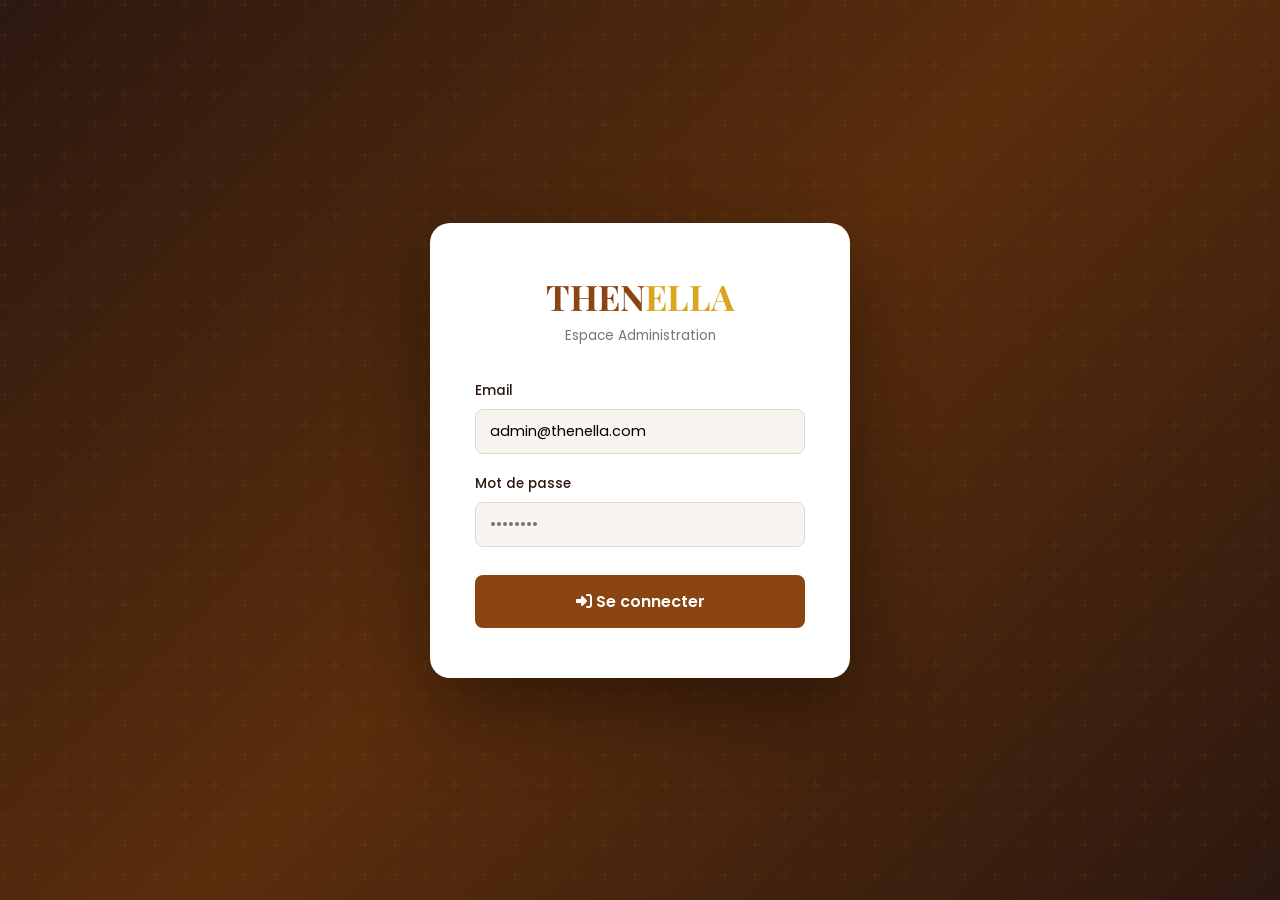
<file: dashboard.html>
<!DOCTYPE html>
<html lang="fr">
<head>
<meta charset="UTF-8">
<meta name="viewport" content="width=device-width, initial-scale=1.0">
<title>Thenella — Dashboard Admin</title>
<link rel="preconnect" href="https://fonts.googleapis.com">
<link href="https://fonts.googleapis.com/css2?family=Playfair+Display:wght@400;600;700&family=Poppins:wght@300;400;500;600&display=swap" rel="stylesheet">
<link rel="stylesheet" href="https://cdnjs.cloudflare.com/ajax/libs/font-awesome/6.4.0/css/all.min.css">
<style>
:root {
  --primary: #8B4513;
  --secondary: #DAA520;
  --accent: #4A6B22;
  --dark: #2C1810;
  --light: #F8F5F0;
  --white: #FFFFFF;
  --text: #333333;
  --text-light: #777777;
  --danger: #dc3545;
  --success: #28a745;
  --shadow: 0 4px 20px rgba(0,0,0,0.08);
  --radius: 12px;
  --sidebar-w: 260px;
}

* { margin: 0; padding: 0; box-sizing: border-box; }
body { font-family: 'Poppins', sans-serif; background: var(--light); color: var(--text); }

/* ===== LOGIN ===== */
#login-screen {
  min-height: 100vh;
  background: linear-gradient(135deg, var(--dark) 0%, #5a2d0c 50%, var(--dark) 100%);
  display: flex; align-items: center; justify-content: center;
  position: relative; overflow: hidden;
}
#login-screen::before {
  content: '';
  position: absolute; inset: 0;
  background: url("data:image/svg+xml,%3Csvg width='60' height='60' viewBox='0 0 60 60' xmlns='http://www.w3.org/2000/svg'%3E%3Cg fill='none' fill-rule='evenodd'%3E%3Cg fill='%23DAA520' fill-opacity='0.05'%3E%3Cpath d='M36 34v-4h-2v4h-4v2h4v4h2v-4h4v-2h-4zm0-30V0h-2v4h-4v2h4v4h2V6h4V4h-4zM6 34v-4H4v4H0v2h4v4h2v-4h4v-2H6zM6 4V0H4v4H0v2h4v4h2V6h4V4H6z'/%3E%3C/g%3E%3C/g%3E%3C/svg%3E");
}
.login-box {
  background: var(--white); border-radius: 20px; padding: 50px 45px; width: 420px;
  box-shadow: 0 30px 80px rgba(0,0,0,0.4); position: relative; z-index: 1; animation: slideUp 0.5s ease;
}
@keyframes slideUp { from { opacity:0; transform:translateY(30px); } to { opacity:1; transform:translateY(0); } }
.login-logo { text-align: center; margin-bottom: 35px; }
.login-logo h1 { font-family: 'Playfair Display', serif; font-size: 2.2rem; color: var(--primary); }
.login-logo h1 span { color: var(--secondary); }
.login-logo p { color: var(--text-light); font-size: 0.85rem; margin-top: 6px; }
.login-box .form-group { margin-bottom: 20px; }
.login-box label { display: block; font-size: 0.85rem; font-weight: 500; color: var(--dark); margin-bottom: 8px; }
.login-box input {
  width: 100%; padding: 13px 16px; border: 1.5px solid #e0d8d0; border-radius: 8px;
  font-family: 'Poppins', sans-serif; font-size: 0.95rem; transition: border-color 0.2s; background: var(--light);
}
.login-box input:focus { outline: none; border-color: var(--primary); background: var(--white); }
.login-btn {
  width: 100%; padding: 14px; background: var(--primary); color: var(--white);
  border: none; border-radius: 8px; font-family: 'Poppins', sans-serif;
  font-size: 1rem; font-weight: 600; cursor: pointer; transition: all 0.2s; margin-top: 8px;
}
.login-btn:hover { background: var(--secondary); color: var(--dark); transform: translateY(-2px); }
#login-error { color: var(--danger); font-size: 0.85rem; text-align: center; margin-top: 12px; display: none; }

/* ===== DASHBOARD ===== */
#dashboard { display: none; min-height: 100vh; }

.sidebar {
  position: fixed; left: 0; top: 0; bottom: 0; width: var(--sidebar-w);
  background: var(--dark); padding: 30px 0; display: flex; flex-direction: column; z-index: 100;
}
.sidebar-logo { padding: 0 25px 30px; border-bottom: 1px solid rgba(255,255,255,0.08); }
.sidebar-logo h2 { font-family: 'Playfair Display', serif; color: var(--white); font-size: 1.5rem; }
.sidebar-logo h2 span { color: var(--secondary); }
.sidebar-logo p { color: rgba(255,255,255,0.4); font-size: 0.75rem; margin-top: 4px; }
.sidebar-nav { padding: 20px 0; flex: 1; }
.nav-item {
  display: flex; align-items: center; gap: 12px; padding: 13px 25px; cursor: pointer;
  color: rgba(255,255,255,0.55); font-size: 0.9rem; font-weight: 500;
  transition: all 0.2s; border-left: 3px solid transparent;
}
.nav-item:hover { color: var(--white); background: rgba(255,255,255,0.05); }
.nav-item.active { color: var(--secondary); border-left-color: var(--secondary); background: rgba(218,165,32,0.08); }
.nav-item i { width: 20px; text-align: center; font-size: 1rem; }
.sidebar-footer { padding: 20px 25px; border-top: 1px solid rgba(255,255,255,0.08); }
.logout-btn {
  display: flex; align-items: center; gap: 10px; color: rgba(255,255,255,0.4); font-size: 0.85rem;
  cursor: pointer; transition: color 0.2s; background: none; border: none; font-family: 'Poppins', sans-serif; padding: 0;
}
.logout-btn:hover { color: var(--danger); }

.main { margin-left: var(--sidebar-w); padding: 35px 40px; min-height: 100vh; }
.page-header { margin-bottom: 30px; display: flex; align-items: center; justify-content: space-between; }
.page-header h1 { font-family: 'Playfair Display', serif; font-size: 1.8rem; color: var(--dark); }
.page-header p { color: var(--text-light); font-size: 0.9rem; margin-top: 4px; }

.stats-grid { display: grid; grid-template-columns: repeat(3, 1fr); gap: 20px; margin-bottom: 35px; }
.stat-card {
  background: var(--white); border-radius: var(--radius); padding: 24px 28px; box-shadow: var(--shadow);
  display: flex; align-items: center; gap: 18px; transition: transform 0.2s;
}
.stat-card:hover { transform: translateY(-3px); }
.stat-icon { width: 52px; height: 52px; border-radius: 12px; display: flex; align-items: center; justify-content: center; font-size: 1.3rem; }
.stat-icon.gold { background: rgba(218,165,32,0.15); color: var(--secondary); }
.stat-icon.brown { background: rgba(139,69,19,0.12); color: var(--primary); }
.stat-icon.green { background: rgba(74,107,34,0.12); color: var(--accent); }
.stat-info h3 { font-size: 1.8rem; font-weight: 600; color: var(--dark); line-height: 1; }
.stat-info p { color: var(--text-light); font-size: 0.82rem; margin-top: 4px; }

.section { display: none; }
.section.active { display: block; }

.card { background: var(--white); border-radius: var(--radius); box-shadow: var(--shadow); overflow: hidden; }
.card-header { padding: 20px 28px; border-bottom: 1px solid #f0ebe4; display: flex; align-items: center; justify-content: space-between; }
.card-header h2 { font-size: 1.1rem; color: var(--dark); font-weight: 600; }

.btn {
  display: inline-flex; align-items: center; gap: 8px; padding: 10px 20px; border-radius: 8px;
  font-family: 'Poppins', sans-serif; font-size: 0.88rem; font-weight: 500;
  cursor: pointer; border: none; transition: all 0.2s; text-decoration: none;
}
.btn-primary { background: var(--primary); color: var(--white); }
.btn-primary:hover { background: #7a3b10; transform: translateY(-1px); }
.btn-danger { background: rgba(220,53,69,0.1); color: var(--danger); }
.btn-danger:hover { background: var(--danger); color: var(--white); }
.btn-success { background: rgba(40,167,69,0.1); color: var(--success); }
.btn-success:hover { background: var(--success); color: var(--white); }
.btn-sm { padding: 6px 14px; font-size: 0.82rem; }

.table-wrap { overflow-x: auto; }
table { width: 100%; border-collapse: collapse; }
thead tr { background: var(--light); }
th { padding: 13px 20px; text-align: left; font-size: 0.8rem; font-weight: 600; color: var(--text-light); text-transform: uppercase; letter-spacing: 0.5px; }
td { padding: 16px 20px; border-top: 1px solid #f5f0ea; font-size: 0.88rem; vertical-align: middle; }
tr:hover td { background: #fdfaf6; }
.badge { display: inline-block; padding: 4px 10px; border-radius: 20px; font-size: 0.75rem; font-weight: 600; }
.badge-published { background: rgba(40,167,69,0.12); color: var(--success); }
.badge-draft { background: rgba(119,119,119,0.12); color: var(--text-light); }
.badge-approved { background: rgba(40,167,69,0.12); color: var(--success); }
.badge-pending { background: rgba(218,165,32,0.15); color: #b8860b; }

.status-select {
  padding: 4px 8px; border-radius: 6px; border: 1px solid #ddd;
  font-family: 'Poppins', sans-serif; font-size: 0.82rem; cursor: pointer; background: var(--white);
}

.modal-overlay {
  display: none; position: fixed; inset: 0; background: rgba(0,0,0,0.5); z-index: 1000;
  align-items: center; justify-content: center; backdrop-filter: blur(3px);
}
.modal-overlay.open { display: flex; }
.modal {
  background: var(--white); border-radius: 16px; width: 560px; max-width: 95vw; max-height: 90vh;
  overflow-y: auto; box-shadow: 0 20px 60px rgba(0,0,0,0.2); animation: slideUp 0.3s ease;
}
.modal-header { padding: 24px 28px 20px; border-bottom: 1px solid #f0ebe4; display: flex; align-items: center; justify-content: space-between; }
.modal-header h3 { font-size: 1.1rem; color: var(--dark); }
.modal-close { background: none; border: none; font-size: 1.3rem; cursor: pointer; color: var(--text-light); transition: color 0.2s; }
.modal-close:hover { color: var(--danger); }
.modal-body { padding: 28px; }
.form-group { margin-bottom: 20px; }
.form-group label { display: block; font-size: 0.85rem; font-weight: 500; color: var(--dark); margin-bottom: 8px; }
.form-group input, .form-group textarea, .form-group select {
  width: 100%; padding: 11px 14px; border: 1.5px solid #e0d8d0; border-radius: 8px;
  font-family: 'Poppins', sans-serif; font-size: 0.9rem; transition: border-color 0.2s; background: var(--light);
}
.form-group input:focus, .form-group textarea:focus, .form-group select:focus { outline: none; border-color: var(--primary); background: var(--white); }
.form-group textarea { resize: vertical; min-height: 100px; }
.form-row { display: grid; grid-template-columns: 1fr 1fr; gap: 16px; }
.modal-footer { padding: 20px 28px; border-top: 1px solid #f0ebe4; display: flex; justify-content: flex-end; gap: 12px; }
.btn-cancel { background: var(--light); color: var(--text); }
.btn-cancel:hover { background: #ede8e0; }

.empty-state { text-align: center; padding: 60px 20px; color: var(--text-light); }
.empty-state i { font-size: 3rem; color: #ddd; margin-bottom: 16px; display: block; }
.empty-state p { font-size: 0.95rem; }

#toast {
  position: fixed; bottom: 30px; right: 30px; background: var(--dark); color: var(--white);
  padding: 14px 22px; border-radius: 10px; font-size: 0.88rem; z-index: 9999;
  transform: translateY(100px); opacity: 0; transition: all 0.3s; pointer-events: none;
  display: flex; align-items: center; gap: 10px;
}
#toast.show { transform: translateY(0); opacity: 1; }
#toast.success { border-left: 4px solid var(--success); }
#toast.error { border-left: 4px solid var(--danger); }

.spinner { text-align: center; padding: 40px; color: var(--text-light); }
.spinner i { font-size: 2rem; animation: spin 1s linear infinite; }
@keyframes spin { to { transform: rotate(360deg); } }
</style>
</head>
<body>

<!-- LOGIN -->
<div id="login-screen">
  <div class="login-box">
    <div class="login-logo">
      <h1>THEN<span>ELLA</span></h1>
      <p>Espace Administration</p>
    </div>
    <div class="form-group">
      <label>Email</label>
      <input type="email" id="login-email" placeholder="admin@thenella.com" value="admin@thenella.com">
    </div>
    <div class="form-group">
      <label>Mot de passe</label>
      <input type="password" id="login-password" placeholder="••••••••">
    </div>
    <button class="login-btn" onclick="login()">
      <i class="fas fa-sign-in-alt"></i> Se connecter
    </button>
    <div id="login-error">Identifiants incorrects. Veuillez réessayer.</div>
  </div>
</div>

<!-- DASHBOARD -->
<div id="dashboard">
  <aside class="sidebar">
    <div class="sidebar-logo">
      <h2>THEN<span>ELLA</span></h2>
      <p>Dashboard Admin</p>
    </div>
    <nav class="sidebar-nav">
      <div class="nav-item active" onclick="showSection('overview', this)">
        <i class="fas fa-chart-pie"></i> Vue d'ensemble
      </div>
      <div class="nav-item" onclick="showSection('events', this)">
        <i class="fas fa-calendar-alt"></i> Événements
      </div>
      <div class="nav-item" onclick="showSection('testimonials', this)">
        <i class="fas fa-quote-left"></i> Témoignages
      </div>
      <div class="nav-item" onclick="showSection('bookings', this)">
        <i class="fas fa-calendar-check"></i> Bookings
      </div>
    </nav>
    <div class="sidebar-footer">
      <button class="logout-btn" onclick="logout()">
        <i class="fas fa-sign-out-alt"></i> Déconnexion
      </button>
    </div>
  </aside>

  <main class="main">

    <!-- OVERVIEW -->
    <div id="section-overview" class="section active">
      <div class="page-header">
        <div>
          <h1>Vue d'ensemble</h1>
          <p>Bienvenue dans votre espace d'administration</p>
        </div>
      </div>
     <div class="stats-grid">
  <div class="stat-card" style="cursor:pointer" onclick="showSection('events', document.querySelectorAll('.nav-item')[1])">
    <div class="stat-icon gold"><i class="fas fa-calendar-alt"></i></div>
    <div class="stat-info">
      <h3 id="stat-events">—</h3>
      <p>Événements publiés</p>
    </div>
  </div>
  <div class="stat-card" style="cursor:pointer" onclick="showSection('testimonials', document.querySelectorAll('.nav-item')[2])">
    <div class="stat-icon brown"><i class="fas fa-quote-left"></i></div>
    <div class="stat-info">
      <h3 id="stat-testimonials">—</h3>
      <p>Témoignages approuvés</p>
    </div>
  </div>
  <div class="stat-card" style="cursor:pointer" onclick="showSection('bookings', document.querySelectorAll('.nav-item')[3])">
    <div class="stat-icon green"><i class="fas fa-calendar-check"></i></div>
    <div class="stat-info">
      <h3 id="stat-bookings">—</h3>
      <p>Demandes en attente</p>
    </div>
  </div>
      </div>
    </div>

    <!-- EVENTS -->
    <div id="section-events" class="section">
      <div class="page-header">
        <div>
          <h1>Événements</h1>
          <p>Gérer les événements à venir</p>
        </div>
        <button class="btn btn-primary" onclick="openEventModal()">
          <i class="fas fa-plus"></i> Nouvel événement
        </button>
      </div>
      <div class="card">
        <div class="card-header"><h2>Liste des événements</h2></div>
        <div id="events-container"><div class="spinner"><i class="fas fa-spinner"></i></div></div>
      </div>
    </div>

    <!-- TESTIMONIALS -->
    <div id="section-testimonials" class="section">
      <div class="page-header">
        <div>
          <h1>Témoignages</h1>
          <p>Gérer les témoignages du site</p>
        </div>
        <button class="btn btn-primary" onclick="openTestimonialModal()">
          <i class="fas fa-plus"></i> Nouveau témoignage
        </button>
      </div>
      <div class="card">
        <div class="card-header"><h2>Liste des témoignages</h2></div>
        <div id="testimonials-container"><div class="spinner"><i class="fas fa-spinner"></i></div></div>
      </div>
    </div>

    <!-- BOOKINGS -->
    <div id="section-bookings" class="section">
      <div class="page-header">
        <div>
          <h1>Demandes de Booking</h1>
          <p>Gérer les demandes de réservation</p>
        </div>
      </div>
      <div class="card">
        <div class="card-header"><h2>Liste des demandes</h2></div>
        <div id="bookings-container"><div class="spinner"><i class="fas fa-spinner"></i></div></div>
      </div>
    </div>

  </main>
</div>

<!-- EVENT MODAL -->
<div class="modal-overlay" id="event-modal">
  <div class="modal">
    <div class="modal-header">
      <h3>Nouvel événement</h3>
      <button class="modal-close" onclick="closeModal('event-modal')"><i class="fas fa-times"></i></button>
    </div>
    <div class="modal-body">
      <div class="form-group">
        <label>Titre *</label>
        <input type="text" id="ev-title" placeholder="Ex: Concert Gospel Douala">
      </div>
      <div class="form-row">
        <div class="form-group">
          <label>Date *</label>
          <input type="date" id="ev-date">
        </div>
        <div class="form-group">
          <label>Catégorie</label>
          <select id="ev-category">
            <option value="concert">Concert</option>
            <option value="church">Culte</option>
            <option value="conference">Conférence</option>
            <option value="wedding">Mariage</option>
            <option value="other">Autre</option>
          </select>
        </div>
      </div>
      <div class="form-group">
        <label>Lieu</label>
        <input type="text" id="ev-location" placeholder="Ex: Palais des Congrès, Douala">
      </div>
      <div class="form-group">
        <label>Description</label>
        <textarea id="ev-description" placeholder="Description de l'événement..."></textarea>
      </div>
      <div class="form-group">
        <label>
          <input type="checkbox" id="ev-published" style="width:auto;margin-right:8px;">
          Publier immédiatement
        </label>
      </div>
    </div>
    <div class="modal-footer">
      <button class="btn btn-cancel" onclick="closeModal('event-modal')">Annuler</button>
      <button class="btn btn-primary" onclick="saveEvent()"><i class="fas fa-save"></i> Enregistrer</button>
    </div>
  </div>
</div>

<!-- TESTIMONIAL MODAL -->
<div class="modal-overlay" id="testimonial-modal">
  <div class="modal">
    <div class="modal-header">
      <h3>Nouveau témoignage</h3>
      <button class="modal-close" onclick="closeModal('testimonial-modal')"><i class="fas fa-times"></i></button>
    </div>
    <div class="modal-body">
      <div class="form-group">
        <label>Nom *</label>
        <input type="text" id="tm-name" placeholder="Ex: Marie Dupont">
      </div>
      <div class="form-group">
        <label>Rôle / Fonction</label>
        <input type="text" id="tm-role" placeholder="Ex: Fidèle, Pasteur...">
      </div>
      <div class="form-group">
        <label>Message *</label>
        <textarea id="tm-message" placeholder="Témoignage..."></textarea>
      </div>
      <div class="form-group">
        <label>
          <input type="checkbox" id="tm-approved" style="width:auto;margin-right:8px;">
          Approuver immédiatement
        </label>
      </div>
    </div>
    <div class="modal-footer">
      <button class="btn btn-cancel" onclick="closeModal('testimonial-modal')">Annuler</button>
      <button class="btn btn-primary" onclick="saveTestimonial()"><i class="fas fa-save"></i> Enregistrer</button>
    </div>
  </div>
</div>

<!-- TOAST -->
<div id="toast"></div>

<script>
const API = 'https://backenddethenellawebdyn-production.up.railway.app/api';
let token = localStorage.getItem('thenella_token');

if (token) showDashboard();

// ===== AUTH =====
async function login() {
  const email = document.getElementById('login-email').value;
  const password = document.getElementById('login-password').value;
  try {
    const res = await fetch(`${API}/auth/login`, {
      method: 'POST',
      headers: { 'Content-Type': 'application/json' },
      body: JSON.stringify({ email, password })
    });
    const data = await res.json();
    if (!res.ok) throw new Error(data.error);
    token = data.token;
    localStorage.setItem('thenella_token', token);
    showDashboard();
  } catch {
    document.getElementById('login-error').style.display = 'block';
  }
}

function logout() {
  localStorage.removeItem('thenella_token');
  token = null;
  document.getElementById('dashboard').style.display = 'none';
  document.getElementById('login-screen').style.display = 'flex';
}

function showDashboard() {
  document.getElementById('login-screen').style.display = 'none';
  document.getElementById('dashboard').style.display = 'block';
  loadStats();
  loadEvents();
  loadTestimonials();
  loadBookings();
}

// ===== NAVIGATION =====
function showSection(name, el) {
  document.querySelectorAll('.section').forEach(s => s.classList.remove('active'));
  document.querySelectorAll('.nav-item').forEach(n => n.classList.remove('active'));
  document.getElementById(`section-${name}`).classList.add('active');
  el.classList.add('active');
}

// ===== API HELPER =====
async function api(path, options = {}) {
  const res = await fetch(`${API}${path}`, {
    ...options,
    headers: {
      'Content-Type': 'application/json',
      'Authorization': `Bearer ${token}`,
      ...options.headers
    }
  });
  if (res.status === 401) { logout(); return; }
  return res.json();
}

// ===== STATS =====
async function loadStats() {
  const [events, testimonials, bookings] = await Promise.all([
    fetch(`${API}/events`).then(r => r.json()),
    fetch(`${API}/testimonials`).then(r => r.json()),
    fetch(`${API}/bookings/all`, { headers: { Authorization: `Bearer ${token}` } }).then(r => r.json())
  ]);
  document.getElementById('stat-events').textContent = Array.isArray(events) ? events.length : 0;
  document.getElementById('stat-testimonials').textContent = Array.isArray(testimonials) ? testimonials.length : 0;
  const pending = Array.isArray(bookings) ? bookings.filter(b => b.status === 'pending').length : 0;
  document.getElementById('stat-bookings').textContent = pending;
}

// ===== EVENTS =====
async function loadEvents() {
  const data = await api('/events/all').catch(() => null);
  const events = Array.isArray(data) ? data : [];
  const container = document.getElementById('events-container');
  if (!events.length) {
    container.innerHTML = `<div class="empty-state"><i class="fas fa-calendar-times"></i><p>Aucun événement pour l'instant</p></div>`;
    return;
  }
  container.innerHTML = `
    <div class="table-wrap"><table>
      <thead><tr><th>Titre</th><th>Date</th><th>Lieu</th><th>Statut</th><th>Actions</th></tr></thead>
      <tbody>
        ${events.map(e => `
          <tr>
            <td><strong>${e.title}</strong></td>
            <td>${new Date(e.date).toLocaleDateString('fr-FR')}</td>
            <td>${e.location || '—'}</td>
            <td><span class="badge ${e.published ? 'badge-published' : 'badge-draft'}">${e.published ? 'Publié' : 'Brouillon'}</span></td>
            <td style="display:flex;gap:8px;">
              <button class="btn btn-sm btn-success" onclick="togglePublish('${e._id}', ${e.published})">
                <i class="fas fa-${e.published ? 'eye-slash' : 'eye'}"></i>
              </button>
              <button class="btn btn-sm btn-danger" onclick="deleteEvent('${e._id}')">
                <i class="fas fa-trash"></i>
              </button>
            </td>
          </tr>`).join('')}
      </tbody>
    </table></div>`;
}

async function saveEvent() {
  const title = document.getElementById('ev-title').value;
  const date = document.getElementById('ev-date').value;
  if (!title || !date) { toast('Titre et date requis', 'error'); return; }
  await api('/events', {
    method: 'POST',
    body: JSON.stringify({
      title, date,
      location: document.getElementById('ev-location').value,
      description: document.getElementById('ev-description').value,
      category: document.getElementById('ev-category').value,
      published: document.getElementById('ev-published').checked
    })
  });
  closeModal('event-modal');
  loadEvents(); loadStats();
  toast('Événement créé avec succès', 'success');
}

async function togglePublish(id, current) {
  await api(`/events/${id}`, { method: 'PUT', body: JSON.stringify({ published: !current }) });
  loadEvents(); loadStats();
  toast(current ? 'Événement dépublié' : 'Événement publié', 'success');
}

async function deleteEvent(id) {
  if (!confirm('Supprimer cet événement ?')) return;
  await api(`/events/${id}`, { method: 'DELETE' });
  loadEvents(); loadStats();
  toast('Événement supprimé', 'success');
}

// ===== TESTIMONIALS =====
async function loadTestimonials() {
  const data = await api('/testimonials/all').catch(() => null);
  const testimonials = Array.isArray(data) ? data : [];
  const container = document.getElementById('testimonials-container');
  if (!testimonials.length) {
    container.innerHTML = `<div class="empty-state"><i class="fas fa-quote-left"></i><p>Aucun témoignage pour l'instant</p></div>`;
    return;
  }
  container.innerHTML = `
    <div class="table-wrap"><table>
      <thead><tr><th>Nom</th><th>Rôle</th><th>Message</th><th>Statut</th><th>Actions</th></tr></thead>
      <tbody>
        ${testimonials.map(t => `
          <tr>
            <td><strong>${t.name}</strong></td>
            <td>${t.role || '—'}</td>
            <td style="max-width:200px;overflow:hidden;text-overflow:ellipsis;white-space:nowrap">${t.message}</td>
            <td><span class="badge ${t.approved ? 'badge-approved' : 'badge-pending'}">${t.approved ? 'Approuvé' : 'En attente'}</span></td>
            <td style="display:flex;gap:8px;">
              <button class="btn btn-sm btn-success" onclick="toggleApprove('${t._id}', ${t.approved})">
                <i class="fas fa-${t.approved ? 'times' : 'check'}"></i>
              </button>
              <button class="btn btn-sm btn-danger" onclick="deleteTestimonial('${t._id}')">
                <i class="fas fa-trash"></i>
              </button>
            </td>
          </tr>`).join('')}
      </tbody>
    </table></div>`;
}

async function saveTestimonial() {
  const name = document.getElementById('tm-name').value;
  const message = document.getElementById('tm-message').value;
  if (!name || !message) { toast('Nom et message requis', 'error'); return; }
  await api('/testimonials', {
    method: 'POST',
    body: JSON.stringify({
      name, message,
      role: document.getElementById('tm-role').value,
      approved: document.getElementById('tm-approved').checked
    })
  });
  closeModal('testimonial-modal');
  loadTestimonials(); loadStats();
  toast('Témoignage ajouté', 'success');
}

async function toggleApprove(id, current) {
  await api(`/testimonials/${id}`, { method: 'PUT', body: JSON.stringify({ approved: !current }) });
  loadTestimonials(); loadStats();
  toast(current ? 'Témoignage retiré' : 'Témoignage approuvé', 'success');
}

async function deleteTestimonial(id) {
  if (!confirm('Supprimer ce témoignage ?')) return;
  await api(`/testimonials/${id}`, { method: 'DELETE' });
  loadTestimonials(); loadStats();
  toast('Témoignage supprimé', 'success');
}

// ===== BOOKINGS =====
async function loadBookings() {
  const data = await api('/bookings/all').catch(() => null);
  const bookings = Array.isArray(data) ? data : [];
  const container = document.getElementById('bookings-container');
  if (!bookings.length) {
    container.innerHTML = `<div class="empty-state"><i class="fas fa-calendar-check"></i><p>Aucune demande pour l'instant</p></div>`;
    return;
  }
  container.innerHTML = `
    <div class="table-wrap"><table>
      <thead><tr><th>Nom</th><th>Email</th><th>Téléphone</th><th>Type</th><th>Date</th><th>Statut</th><th>Actions</th></tr></thead>
      <tbody>
        ${bookings.map(b => `
          <tr>
            <td><strong>${b.name}</strong></td>
            <td>${b.email}</td>
            <td>${b.phone || '—'}</td>
            <td>${b.eventType}</td>
            <td>${new Date(b.createdAt).toLocaleDateString('fr-FR')}</td>
            <td>
              <select class="status-select" onchange="updateBookingStatus('${b._id}', this.value)">
                <option value="pending" ${b.status==='pending'?'selected':''}>En attente</option>
                <option value="confirmed" ${b.status==='confirmed'?'selected':''}>Confirmé</option>
                <option value="refused" ${b.status==='refused'?'selected':''}>Refusé</option>
              </select>
            </td>
            <td>
              <button class="btn btn-sm btn-danger" onclick="deleteBooking('${b._id}')">
                <i class="fas fa-trash"></i>
              </button>
            </td>
          </tr>`).join('')}
      </tbody>
    </table></div>`;
}

async function updateBookingStatus(id, status) {
  await api(`/bookings/${id}`, { method: 'PUT', body: JSON.stringify({ status }) });
  loadStats();
  toast('Statut mis à jour', 'success');
}

async function deleteBooking(id) {
  if (!confirm('Supprimer cette demande ?')) return;
  await api(`/bookings/${id}`, { method: 'DELETE' });
  loadBookings(); loadStats();
  toast('Demande supprimée', 'success');
}

// ===== MODAL =====
function openEventModal() {
  document.getElementById('ev-title').value = '';
  document.getElementById('ev-date').value = '';
  document.getElementById('ev-location').value = '';
  document.getElementById('ev-description').value = '';
  document.getElementById('ev-published').checked = false;
  document.getElementById('event-modal').classList.add('open');
}
function openTestimonialModal() {
  document.getElementById('tm-name').value = '';
  document.getElementById('tm-role').value = '';
  document.getElementById('tm-message').value = '';
  document.getElementById('tm-approved').checked = false;
  document.getElementById('testimonial-modal').classList.add('open');
}
function closeModal(id) {
  document.getElementById(id).classList.remove('open');
}

// ===== TOAST =====
function toast(msg, type = 'success') {
  const t = document.getElementById('toast');
  t.textContent = msg;
  t.className = `show ${type}`;
  setTimeout(() => t.className = '', 3000);
}

document.getElementById('login-password').addEventListener('keypress', e => {
  if (e.key === 'Enter') login();
});
</script>
</body>
</html>
</file>
